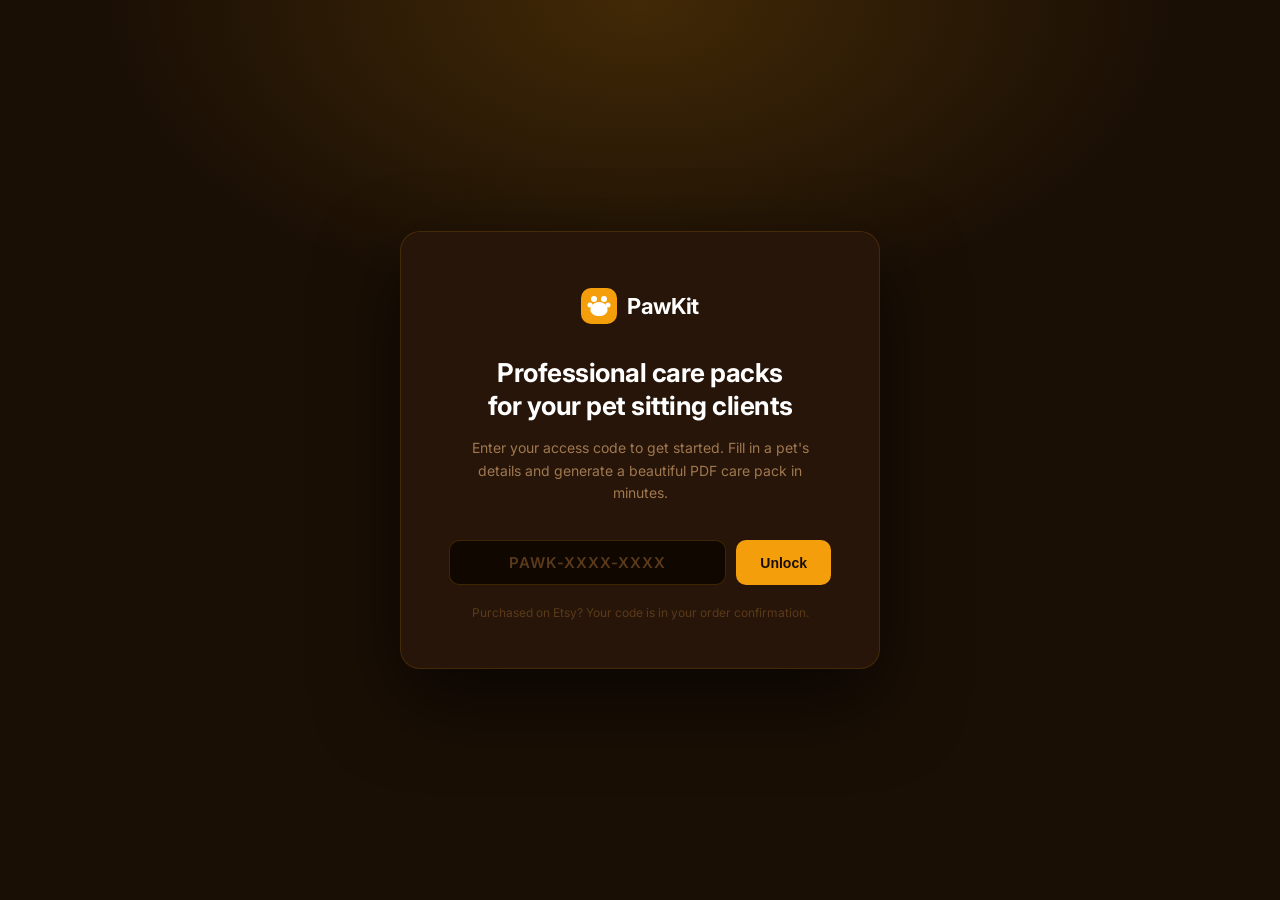
<file: index.html>
<!DOCTYPE html>
<html lang="en">
<head>
  <meta charset="UTF-8">
  <meta name="viewport" content="width=device-width, initial-scale=1.0">
  <title>PawKit — Pet Care Pack Generator</title>
  <link rel="preconnect" href="https://fonts.googleapis.com">
  <link rel="preconnect" href="https://fonts.gstatic.com" crossorigin>
  <link href="https://fonts.googleapis.com/css2?family=Inter:wght@400;500;600;700&display=swap" rel="stylesheet">
  <link rel="stylesheet" href="style.css">
</head>
<body>

  <!-- ═══════════════════════════════════════════
       LICENSE GATE
  ═══════════════════════════════════════════ -->
  <div id="gate" class="gate">
    <div class="gate__card">
      <div class="gate__logo">
        <svg width="36" height="36" viewBox="0 0 36 36" fill="none" xmlns="http://www.w3.org/2000/svg">
          <rect width="36" height="36" rx="10" fill="#f59e0b"/>
          <circle cx="13" cy="11" r="3" fill="white"/>
          <circle cx="23" cy="11" r="3" fill="white"/>
          <circle cx="9" cy="17" r="2.5" fill="white"/>
          <circle cx="27" cy="17" r="2.5" fill="white"/>
          <path d="M18 14C13 14 9 18 9.5 22.5C10 26 13.5 28 18 28C22.5 28 26 26 26.5 22.5C27 18 23 14 18 14Z" fill="white"/>
        </svg>
        <span class="gate__logo-text">PawKit</span>
      </div>
      <h1 class="gate__title">Professional care packs<br>for your pet sitting clients</h1>
      <p class="gate__subtitle">Enter your access code to get started. Fill in a pet's details and generate a beautiful PDF care pack in minutes.</p>
      <div class="gate__form">
        <input
          type="text"
          id="code-input"
          class="gate__input"
          placeholder="PAWK-XXXX-XXXX"
          maxlength="14"
          autocomplete="off"
          spellcheck="false"
        >
        <button id="unlock-btn" class="gate__btn">Unlock</button>
      </div>
      <p id="gate-error" class="gate__error hidden">Invalid code. Please check your purchase confirmation email.</p>
      <p class="gate__hint">Purchased on Etsy? Your code is in your order confirmation.</p>
    </div>
  </div>

  <!-- ═══════════════════════════════════════════
       APP
  ═══════════════════════════════════════════ -->
  <div id="app" class="app hidden">

    <!-- Top bar -->
    <header class="topbar">
      <div class="topbar__left">
        <svg width="24" height="24" viewBox="0 0 36 36" fill="none" xmlns="http://www.w3.org/2000/svg">
          <rect width="36" height="36" rx="10" fill="#f59e0b"/>
          <circle cx="13" cy="11" r="3" fill="white"/>
          <circle cx="23" cy="11" r="3" fill="white"/>
          <circle cx="9" cy="17" r="2.5" fill="white"/>
          <circle cx="27" cy="17" r="2.5" fill="white"/>
          <path d="M18 14C13 14 9 18 9.5 22.5C10 26 13.5 28 18 28C22.5 28 26 26 26.5 22.5C27 18 23 14 18 14Z" fill="white"/>
        </svg>
        <span class="topbar__brand">PawKit</span>
        <span class="topbar__property-name" id="topbar-property-name"></span>
      </div>
      <div class="topbar__center">
        <span class="topbar__theme-label">Theme</span>
        <div class="theme-picker">
          <button class="theme-btn active" data-theme="fresh" title="Fresh">
            <span class="theme-btn__swatch theme-btn__swatch--fresh"></span>
            Fresh
          </button>
          <button class="theme-btn" data-theme="cozy" title="Cozy">
            <span class="theme-btn__swatch theme-btn__swatch--cozy"></span>
            Cozy
          </button>
          <button class="theme-btn" data-theme="playful" title="Playful">
            <span class="theme-btn__swatch theme-btn__swatch--playful"></span>
            Playful
          </button>
          <button class="theme-btn" data-theme="nature" title="Nature">
            <span class="theme-btn__swatch theme-btn__swatch--nature"></span>
            Nature
          </button>
          <button class="theme-btn" data-theme="gentle" title="Gentle">
            <span class="theme-btn__swatch theme-btn__swatch--gentle"></span>
            Gentle
          </button>
          <button class="theme-btn" data-theme="blush" title="Blush">
            <span class="theme-btn__swatch theme-btn__swatch--blush"></span>
            Blush
          </button>
        </div>
      </div>
      <div class="topbar__right">
        <span class="topbar__progress" id="topbar-progress">0 of 7 sections filled</span>
        <button id="generate-btn" class="btn-generate">
          <svg width="16" height="16" viewBox="0 0 16 16" fill="none">
            <path d="M2 8H14M9 3L14 8L9 13" stroke="currentColor" stroke-width="1.75" stroke-linecap="round" stroke-linejoin="round"/>
          </svg>
          Generate PDF
        </button>
      </div>
    </header>

    <!-- Main layout -->
    <div class="layout">

      <!-- Sidebar -->
      <aside class="sidebar">
        <nav class="section-nav" id="section-nav">
          <!-- Populated by JS -->
        </nav>
        <div class="sidebar__footer">
          <button class="sidebar__save-btn" id="save-btn" title="Auto-saved">
            <svg width="14" height="14" viewBox="0 0 16 16" fill="none">
              <path d="M13 2H4L2 4V13C2 13.6 2.4 14 3 14H13C13.6 14 14 13.6 14 13V3C14 2.4 13.6 2 13 2Z" stroke="currentColor" stroke-width="1.5"/>
              <path d="M5 2V6H11V2" stroke="currentColor" stroke-width="1.5"/>
              <rect x="5" y="9" width="6" height="5" stroke="currentColor" stroke-width="1.5"/>
            </svg>
            <span id="save-status">Auto-saved</span>
          </button>
        </div>
      </aside>

      <!-- Content area -->
      <main class="content" id="content-area">
        <!-- Sections populated by JS -->
      </main>

    </div>
  </div>

  <!-- ═══════════════════════════════════════════
       GENERATE MODAL
  ═══════════════════════════════════════════ -->
  <div id="generate-modal" class="modal hidden">
    <div class="modal__box">
      <div class="modal__spinner"></div>
      <p class="modal__text">Building your care pack…</p>
    </div>
  </div>

  <script src="codes.js"></script>
  <script src="app.js"></script>
</body>
</html>
</file>
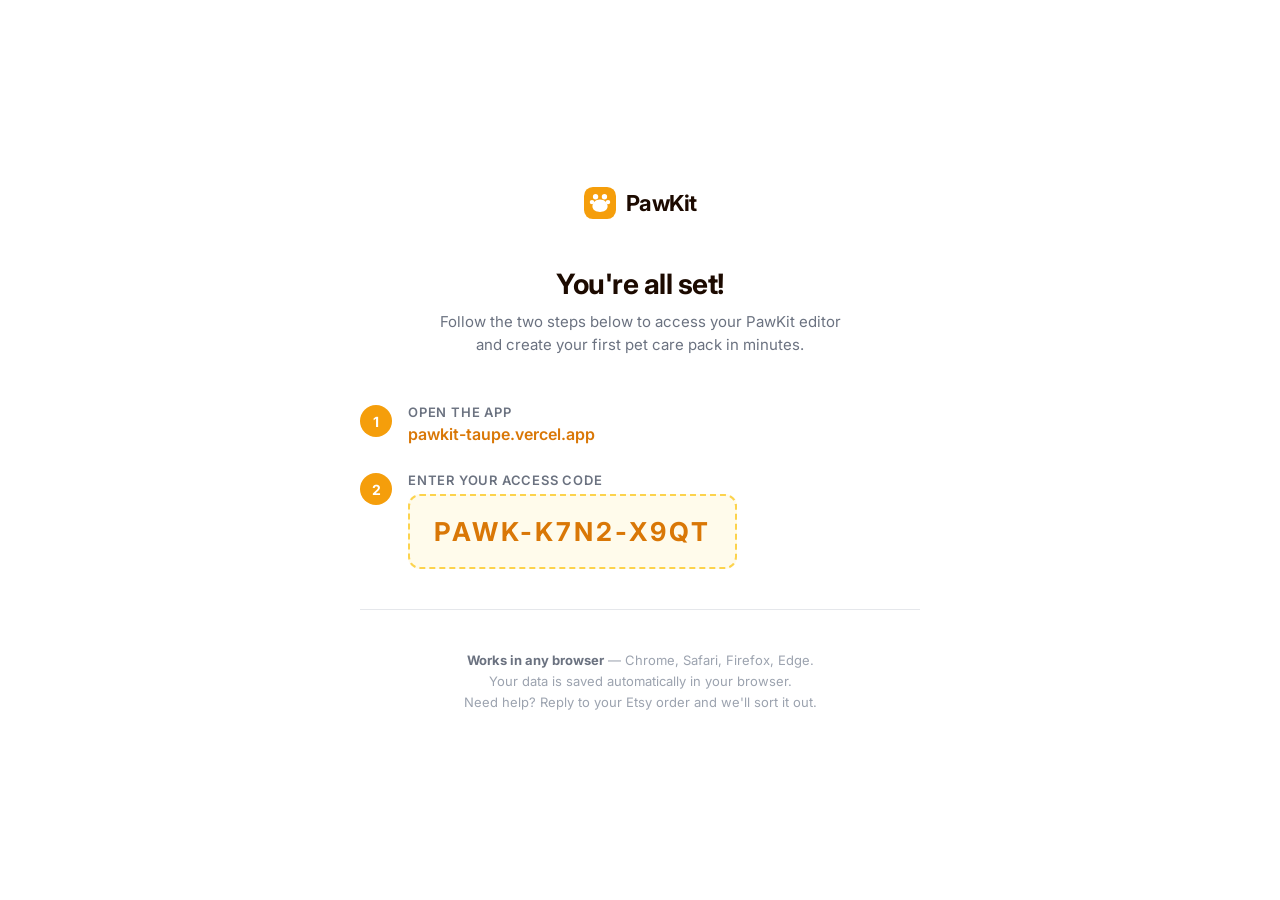
<file: delivery/download.html>
<!DOCTYPE html>
<html lang="en">
<head>
<meta charset="UTF-8">
<title>PawKit — Your Access Details</title>
<link rel="preconnect" href="https://fonts.googleapis.com">
<link href="https://fonts.googleapis.com/css2?family=Inter:wght@400;500;600;700&display=swap" rel="stylesheet">
<style>
  * { box-sizing: border-box; margin: 0; padding: 0; }

  @page { size: A4; margin: 0; }

  body {
    font-family: 'Inter', sans-serif;
    background: #fff;
    display: flex;
    align-items: center;
    justify-content: center;
    min-height: 100vh;
    padding: 60px 40px;
  }

  .card {
    width: 560px;
    text-align: center;
  }

  .logo {
    display: flex;
    align-items: center;
    justify-content: center;
    gap: 10px;
    margin-bottom: 48px;
  }
  .logo__text {
    font-size: 22px;
    font-weight: 700;
    color: #1c0a00;
    letter-spacing: -0.5px;
  }

  .thank-you {
    font-size: 28px;
    font-weight: 700;
    color: #1c0a00;
    letter-spacing: -0.5px;
    margin-bottom: 10px;
  }
  .subtitle {
    font-size: 15px;
    color: #6b7280;
    margin-bottom: 48px;
    line-height: 1.5;
  }

  .step {
    display: flex;
    align-items: flex-start;
    gap: 16px;
    text-align: left;
    margin-bottom: 28px;
  }
  .step__num {
    width: 32px;
    height: 32px;
    border-radius: 50%;
    background: #f59e0b;
    color: #fff;
    font-size: 14px;
    font-weight: 700;
    display: flex;
    align-items: center;
    justify-content: center;
    flex-shrink: 0;
    margin-top: 1px;
  }
  .step__body {}
  .step__label {
    font-size: 13px;
    font-weight: 600;
    color: #6b7280;
    text-transform: uppercase;
    letter-spacing: 0.8px;
    margin-bottom: 4px;
  }
  .step__value {
    font-size: 16px;
    font-weight: 600;
    color: #1c0a00;
  }
  .step__value a {
    color: #d97706;
    text-decoration: none;
  }

  .code-box {
    background: #fffbeb;
    border: 2px dashed #fcd34d;
    border-radius: 12px;
    padding: 20px 24px;
    margin-top: 6px;
  }
  .code-box__code {
    font-size: 26px;
    font-weight: 700;
    color: #d97706;
    letter-spacing: 3px;
  }

  .divider {
    border: none;
    border-top: 1px solid #e5e7eb;
    margin: 40px 0;
  }

  .note {
    font-size: 13px;
    color: #9ca3af;
    line-height: 1.6;
  }
  .note strong {
    color: #6b7280;
  }

  @media print {
    body { padding: 0; min-height: unset; }
  }
</style>
</head>
<body>
  <div class="card">

    <div class="logo">
      <svg width="32" height="32" viewBox="0 0 36 36" fill="none" xmlns="http://www.w3.org/2000/svg">
        <rect width="36" height="36" rx="10" fill="#f59e0b"/>
        <circle cx="13" cy="11" r="3" fill="white"/>
        <circle cx="23" cy="11" r="3" fill="white"/>
        <circle cx="9" cy="17" r="2.5" fill="white"/>
        <circle cx="27" cy="17" r="2.5" fill="white"/>
        <path d="M18 14C13 14 9 18 9.5 22.5C10 26 13.5 28 18 28C22.5 28 26 26 26.5 22.5C27 18 23 14 18 14Z" fill="white"/>
      </svg>
      <span class="logo__text">PawKit</span>
    </div>

    <p class="thank-you">You're all set!</p>
    <p class="subtitle">Follow the two steps below to access your PawKit editor<br>and create your first pet care pack in minutes.</p>

    <div class="step">
      <div class="step__num">1</div>
      <div class="step__body">
        <div class="step__label">Open the app</div>
        <div class="step__value"><a href="https://pawkit-taupe.vercel.app">pawkit-taupe.vercel.app</a></div>
      </div>
    </div>

    <div class="step">
      <div class="step__num">2</div>
      <div class="step__body">
        <div class="step__label">Enter your access code</div>
        <div class="code-box">
          <div class="code-box__code">PAWK-K7N2-X9QT</div>
        </div>
      </div>
    </div>

    <hr class="divider">

    <p class="note">
      <strong>Works in any browser</strong> — Chrome, Safari, Firefox, Edge.<br>
      Your data is saved automatically in your browser.<br>
      Need help? Reply to your Etsy order and we'll sort it out.
    </p>

  </div>
</body>
</html>
</file>
<file: style.css>
/* ═══════════════════════════════════════════
   RESET & BASE
═══════════════════════════════════════════ */
*, *::before, *::after { box-sizing: border-box; margin: 0; padding: 0; }

html, body {
  height: 100%;
  font-family: 'Inter', -apple-system, BlinkMacSystemFont, 'Segoe UI', sans-serif;
  font-size: 14px;
  background: #faf5ef;
  color: #2d1810;
  -webkit-font-smoothing: antialiased;
}

.hidden { display: none !important; }

/* ═══════════════════════════════════════════
   GATE SCREEN — stays dark/warm for contrast
═══════════════════════════════════════════ */
.gate {
  min-height: 100vh;
  display: flex;
  align-items: center;
  justify-content: center;
  background: #1a0f05;
  background-image:
    radial-gradient(ellipse 60% 50% at 50% 0%, rgba(245,158,11,0.18) 0%, transparent 70%);
  padding: 24px;
}

.gate__card {
  background: #261508;
  border: 1px solid rgba(245,158,11,0.15);
  border-radius: 20px;
  padding: 56px 48px 48px;
  width: 100%;
  max-width: 480px;
  text-align: center;
  box-shadow: 0 32px 80px rgba(0,0,0,0.6);
}

.gate__logo {
  display: flex;
  align-items: center;
  justify-content: center;
  gap: 10px;
  margin-bottom: 32px;
}

.gate__logo-text {
  font-size: 22px;
  font-weight: 700;
  color: #fff;
  letter-spacing: -0.3px;
}

.gate__title {
  font-size: 26px;
  font-weight: 700;
  color: #fff;
  line-height: 1.3;
  letter-spacing: -0.5px;
  margin-bottom: 14px;
}

.gate__subtitle {
  font-size: 14px;
  color: #a07850;
  line-height: 1.6;
  margin-bottom: 36px;
}

.gate__form {
  display: flex;
  gap: 10px;
  margin-bottom: 12px;
}

.gate__input {
  flex: 1;
  background: #100800;
  border: 1.5px solid rgba(245,158,11,0.2);
  border-radius: 10px;
  padding: 12px 16px;
  font-family: 'Inter', monospace;
  font-size: 15px;
  font-weight: 600;
  color: #fff;
  letter-spacing: 1px;
  text-align: center;
  outline: none;
  transition: border-color 0.15s;
}

.gate__input:focus { border-color: #f59e0b; }
.gate__input::placeholder { color: #5a3a1a; letter-spacing: 1px; }

.gate__btn {
  background: #f59e0b;
  color: #1a0f05;
  border: none;
  border-radius: 10px;
  padding: 12px 24px;
  font-size: 14px;
  font-weight: 700;
  cursor: pointer;
  transition: background 0.15s, transform 0.1s;
  white-space: nowrap;
}

.gate__btn:hover { background: #d97706; }
.gate__btn:active { transform: scale(0.97); }

.gate__error {
  color: #fca5a5;
  font-size: 13px;
  margin-bottom: 12px;
}

.gate__hint {
  font-size: 12px;
  color: #5a3a1a;
  margin-top: 20px;
}

@keyframes shake {
  0%, 100% { transform: translateX(0); }
  20% { transform: translateX(-6px); }
  40% { transform: translateX(6px); }
  60% { transform: translateX(-4px); }
  80% { transform: translateX(4px); }
}
.shake { animation: shake 0.4s ease; }

/* ═══════════════════════════════════════════
   APP SHELL — warm light theme
═══════════════════════════════════════════ */
.app {
  display: flex;
  flex-direction: column;
  height: 100vh;
  overflow: hidden;
}

/* ═══════════════════════════════════════════
   TOP BAR
═══════════════════════════════════════════ */
.topbar {
  display: flex;
  align-items: center;
  justify-content: space-between;
  height: 58px;
  padding: 0 20px;
  background: #ffffff;
  border-bottom: 1px solid #f0e4d4;
  flex-shrink: 0;
  gap: 16px;
  box-shadow: 0 1px 8px rgba(180,100,20,0.06);
}

.topbar__left {
  display: flex;
  align-items: center;
  gap: 10px;
  min-width: 180px;
}

.topbar__brand {
  font-size: 15px;
  font-weight: 700;
  color: #2d1810;
  letter-spacing: -0.3px;
}

.topbar__property-name {
  font-size: 13px;
  color: #d97706;
  font-weight: 600;
  max-width: 200px;
  overflow: hidden;
  text-overflow: ellipsis;
  white-space: nowrap;
}

.topbar__property-name:not(:empty)::before {
  content: '·';
  margin-right: 8px;
  color: #d4b896;
}

.topbar__center {
  display: flex;
  align-items: center;
  gap: 10px;
}

.topbar__theme-label {
  font-size: 12px;
  color: #a07850;
  font-weight: 500;
}

.theme-picker {
  display: flex;
  gap: 4px;
  background: #faf5ef;
  border: 1px solid #f0e4d4;
  border-radius: 10px;
  padding: 4px;
}

.theme-btn {
  display: flex;
  align-items: center;
  gap: 6px;
  padding: 5px 12px;
  border-radius: 7px;
  border: none;
  background: transparent;
  color: #a07850;
  font-size: 12px;
  font-weight: 500;
  cursor: pointer;
  transition: all 0.15s;
  font-family: inherit;
}

.theme-btn:hover { color: #5a3010; background: rgba(245,158,11,0.06); }
.theme-btn.active { background: #fff; color: #2d1810; box-shadow: 0 1px 4px rgba(180,100,20,0.12); }

.theme-btn__swatch {
  width: 12px;
  height: 12px;
  border-radius: 50%;
  flex-shrink: 0;
}

.theme-btn__swatch--fresh   { background: #0ea5e9; }
.theme-btn__swatch--cozy    { background: #d97706; }
.theme-btn__swatch--playful { background: #f97316; }
.theme-btn__swatch--nature  { background: #65a30d; }
.theme-btn__swatch--gentle  { background: #a855f7; }
.theme-btn__swatch--blush   { background: #ec4899; }

.topbar__right {
  display: flex;
  align-items: center;
  gap: 14px;
  min-width: 220px;
  justify-content: flex-end;
}

.topbar__progress {
  font-size: 12px;
  color: #a07850;
  white-space: nowrap;
}

.btn-generate {
  display: flex;
  align-items: center;
  gap: 8px;
  background: #f59e0b;
  color: #fff;
  border: none;
  border-radius: 9px;
  padding: 9px 18px;
  font-size: 13px;
  font-weight: 700;
  cursor: pointer;
  transition: background 0.15s, transform 0.1s;
  font-family: inherit;
  white-space: nowrap;
  box-shadow: 0 2px 8px rgba(245,158,11,0.3);
}

.btn-generate:hover { background: #d97706; }
.btn-generate:active { transform: scale(0.97); }

/* ═══════════════════════════════════════════
   LAYOUT
═══════════════════════════════════════════ */
.layout {
  display: flex;
  flex: 1;
  overflow: hidden;
}

/* ═══════════════════════════════════════════
   SIDEBAR — warm white
═══════════════════════════════════════════ */
.sidebar {
  width: 230px;
  flex-shrink: 0;
  background: #ffffff;
  border-right: 1px solid #f0e4d4;
  display: flex;
  flex-direction: column;
  overflow: hidden;
}

.section-nav {
  flex: 1;
  padding: 12px 8px;
  overflow-y: auto;
}

.section-nav__item {
  display: flex;
  align-items: center;
  gap: 10px;
  padding: 9px 12px;
  border-radius: 8px;
  cursor: pointer;
  transition: background 0.12s;
  border: none;
  background: transparent;
  width: 100%;
  text-align: left;
  font-family: inherit;
  color: #a07850;
  font-size: 13px;
  font-weight: 500;
  position: relative;
}

.section-nav__item:hover { background: rgba(245,158,11,0.06); color: #5a3010; }

.section-nav__item.active {
  background: rgba(245,158,11,0.1);
  color: #b45309;
}

.section-nav__item.active::before {
  content: '';
  position: absolute;
  left: 0;
  top: 6px;
  bottom: 6px;
  width: 3px;
  background: #f59e0b;
  border-radius: 0 2px 2px 0;
}

.section-nav__dot {
  width: 8px;
  height: 8px;
  border-radius: 50%;
  background: #f5e8d8;
  flex-shrink: 0;
  border: 1.5px solid #e8d0b4;
  transition: all 0.15s;
}

.section-nav__dot.filled {
  background: #22c55e;
  border-color: #22c55e;
}

.section-nav__label {
  flex: 1;
  overflow: hidden;
  text-overflow: ellipsis;
  white-space: nowrap;
}

.section-nav__item.section-disabled .section-nav__label {
  opacity: 0.35;
  text-decoration: line-through;
  text-decoration-color: rgba(180,100,20,0.3);
}
.section-nav__item.section-disabled .section-nav__dot { opacity: 0.3; }

.section-nav__toggle {
  display: flex;
  align-items: center;
  justify-content: center;
  width: 22px;
  height: 22px;
  border-radius: 5px;
  border: none;
  background: transparent;
  color: #c4a078;
  cursor: pointer;
  flex-shrink: 0;
  opacity: 0;
  transition: opacity 0.15s, color 0.15s, background 0.15s;
  padding: 0;
}

.section-nav__item:hover .section-nav__toggle,
.section-nav__item.section-disabled .section-nav__toggle { opacity: 1; }

.section-nav__toggle:hover { background: rgba(180,100,20,0.08); color: #5a3010; }
.section-nav__item.section-disabled .section-nav__toggle { color: #ef4444; }
.section-nav__item.section-disabled .section-nav__toggle:hover { background: rgba(239,68,68,0.08); }

.sidebar__footer {
  padding: 12px 16px;
  border-top: 1px solid #f0e4d4;
}

.sidebar__save-btn {
  display: flex;
  align-items: center;
  gap: 7px;
  color: #c4a078;
  font-size: 11px;
  background: none;
  border: none;
  cursor: default;
  font-family: inherit;
  padding: 0;
}

/* ═══════════════════════════════════════════
   CONTENT AREA
═══════════════════════════════════════════ */
.content {
  flex: 1;
  overflow-y: auto;
  background: #f5ede3;
  padding: 40px;
}

.section-panel {
  display: none;
  max-width: 680px;
  margin: 0 auto;
}

.section-panel.active { display: block; }

.section-panel__header {
  margin-bottom: 32px;
}

.section-panel__title {
  font-size: 22px;
  font-weight: 700;
  color: #2d1810;
  letter-spacing: -0.4px;
  margin-bottom: 6px;
}

.section-panel__desc {
  font-size: 13px;
  color: #8b6a50;
  line-height: 1.5;
}

/* ── Field groups ── */
.field-group {
  background: #fff;
  border-radius: 14px;
  border: 1px solid #f0e4d4;
  overflow: hidden;
  margin-bottom: 16px;
  box-shadow: 0 1px 6px rgba(180,100,20,0.05);
}

.field-group__label {
  display: block;
  font-size: 11px;
  font-weight: 700;
  color: #d97706;
  text-transform: uppercase;
  letter-spacing: 0.8px;
  padding: 14px 20px 0;
}

.field-row {
  padding: 10px 20px 14px;
  border-bottom: 1px solid #faf0e8;
  display: flex;
  flex-direction: column;
  gap: 4px;
}

.field-row:last-child { border-bottom: none; }

.field-label {
  font-size: 12px;
  font-weight: 600;
  color: #5a3a20;
}

.field-optional {
  font-size: 11px;
  color: #c4a078;
  font-weight: 400;
  margin-left: 4px;
}

.field-input,
.field-textarea,
.field-select {
  width: 100%;
  background: #fdf9f5;
  border: 1.5px solid transparent;
  border-radius: 8px;
  padding: 9px 12px;
  font-size: 13px;
  color: #2d1810;
  font-family: inherit;
  outline: none;
  transition: border-color 0.15s, background 0.15s;
  resize: none;
}

.field-input:focus,
.field-textarea:focus,
.field-select:focus {
  border-color: #f59e0b;
  background: #fff;
}

.field-input::placeholder,
.field-textarea::placeholder { color: #d4b896; }

.field-textarea { min-height: 90px; line-height: 1.5; }
.field-textarea--tall { min-height: 130px; }

.field-select {
  cursor: pointer;
  appearance: none;
  background-image: url("data:image/svg+xml,%3Csvg xmlns='http://www.w3.org/2000/svg' width='12' height='12' viewBox='0 0 12 12'%3E%3Cpath d='M2 4L6 8L10 4' stroke='%238b6a50' stroke-width='1.5' stroke-linecap='round' stroke-linejoin='round' fill='none'/%3E%3C/svg%3E");
  background-repeat: no-repeat;
  background-position: right 12px center;
  padding-right: 32px;
}

/* ── Toggle ── */
.toggle-row {
  display: flex;
  align-items: center;
  justify-content: space-between;
  padding: 12px 20px;
  border-bottom: 1px solid #faf0e8;
}

.toggle-row:last-child { border-bottom: none; }

.toggle-row__label {
  font-size: 13px;
  color: #5a3a20;
  font-weight: 500;
}

.toggle {
  position: relative;
  width: 40px;
  height: 22px;
  flex-shrink: 0;
}

.toggle input {
  opacity: 0;
  width: 0;
  height: 0;
  position: absolute;
}

.toggle__track {
  position: absolute;
  inset: 0;
  background: #e8d4bc;
  border-radius: 11px;
  cursor: pointer;
  transition: background 0.2s;
}

.toggle input:checked + .toggle__track { background: #f59e0b; }

.toggle__track::after {
  content: '';
  position: absolute;
  width: 16px;
  height: 16px;
  left: 3px;
  top: 3px;
  background: #fff;
  border-radius: 50%;
  transition: transform 0.2s;
  box-shadow: 0 1px 3px rgba(0,0,0,0.2);
}

.toggle input:checked + .toggle__track::after { transform: translateX(18px); }

/* ── Dynamic list items ── */
.dynamic-list { display: flex; flex-direction: column; gap: 12px; }

.dynamic-item {
  background: #fdf9f5;
  border: 1.5px solid #f0e4d4;
  border-radius: 10px;
  padding: 14px 16px;
  position: relative;
}

.dynamic-item__remove {
  position: absolute;
  top: 10px;
  right: 10px;
  width: 22px;
  height: 22px;
  border-radius: 50%;
  background: #fee2e2;
  border: none;
  cursor: pointer;
  display: flex;
  align-items: center;
  justify-content: center;
  color: #ef4444;
  font-size: 14px;
  line-height: 1;
  transition: background 0.15s;
}

.dynamic-item__remove:hover { background: #fca5a5; }

.dynamic-item__row {
  display: flex;
  gap: 8px;
  margin-bottom: 8px;
}

.dynamic-item__row:last-child { margin-bottom: 0; }

.dynamic-item__field { flex: 1; }

.dynamic-item__field label {
  display: block;
  font-size: 11px;
  font-weight: 600;
  color: #c4a078;
  margin-bottom: 4px;
  text-transform: uppercase;
  letter-spacing: 0.5px;
}

.add-btn {
  display: flex;
  align-items: center;
  gap: 6px;
  padding: 8px 16px;
  background: #fffbeb;
  border: 1.5px dashed #fcd34d;
  border-radius: 8px;
  color: #b45309;
  font-size: 13px;
  font-weight: 600;
  cursor: pointer;
  transition: all 0.15s;
  font-family: inherit;
  margin-top: 8px;
  width: 100%;
  justify-content: center;
}

.add-btn:hover { background: #fef3c7; border-color: #f59e0b; }

/* ═══════════════════════════════════════════
   MODAL
═══════════════════════════════════════════ */
.modal {
  position: fixed;
  inset: 0;
  background: rgba(45,24,16,0.6);
  display: flex;
  align-items: center;
  justify-content: center;
  z-index: 100;
}

.modal__box {
  background: #fff;
  border: 1px solid #f0e4d4;
  border-radius: 16px;
  padding: 40px 48px;
  text-align: center;
  display: flex;
  flex-direction: column;
  align-items: center;
  gap: 16px;
  box-shadow: 0 16px 48px rgba(180,100,20,0.15);
}

.modal__spinner {
  width: 36px;
  height: 36px;
  border: 3px solid rgba(245,158,11,0.2);
  border-top-color: #f59e0b;
  border-radius: 50%;
  animation: spin 0.7s linear infinite;
}

@keyframes spin { to { transform: rotate(360deg); } }

.modal__text {
  font-size: 15px;
  color: #5a3a20;
  font-weight: 500;
}

/* ═══════════════════════════════════════════
   SCROLLBAR
═══════════════════════════════════════════ */
::-webkit-scrollbar { width: 6px; }
::-webkit-scrollbar-track { background: transparent; }
::-webkit-scrollbar-thumb { background: rgba(180,100,20,0.15); border-radius: 3px; }
.content::-webkit-scrollbar-thumb { background: rgba(180,100,20,0.15); }

/* ═══════════════════════════════════════════
   PRINT
═══════════════════════════════════════════ */
@media print {
  body { -webkit-print-color-adjust: exact; print-color-adjust: exact; }
}
</file>
